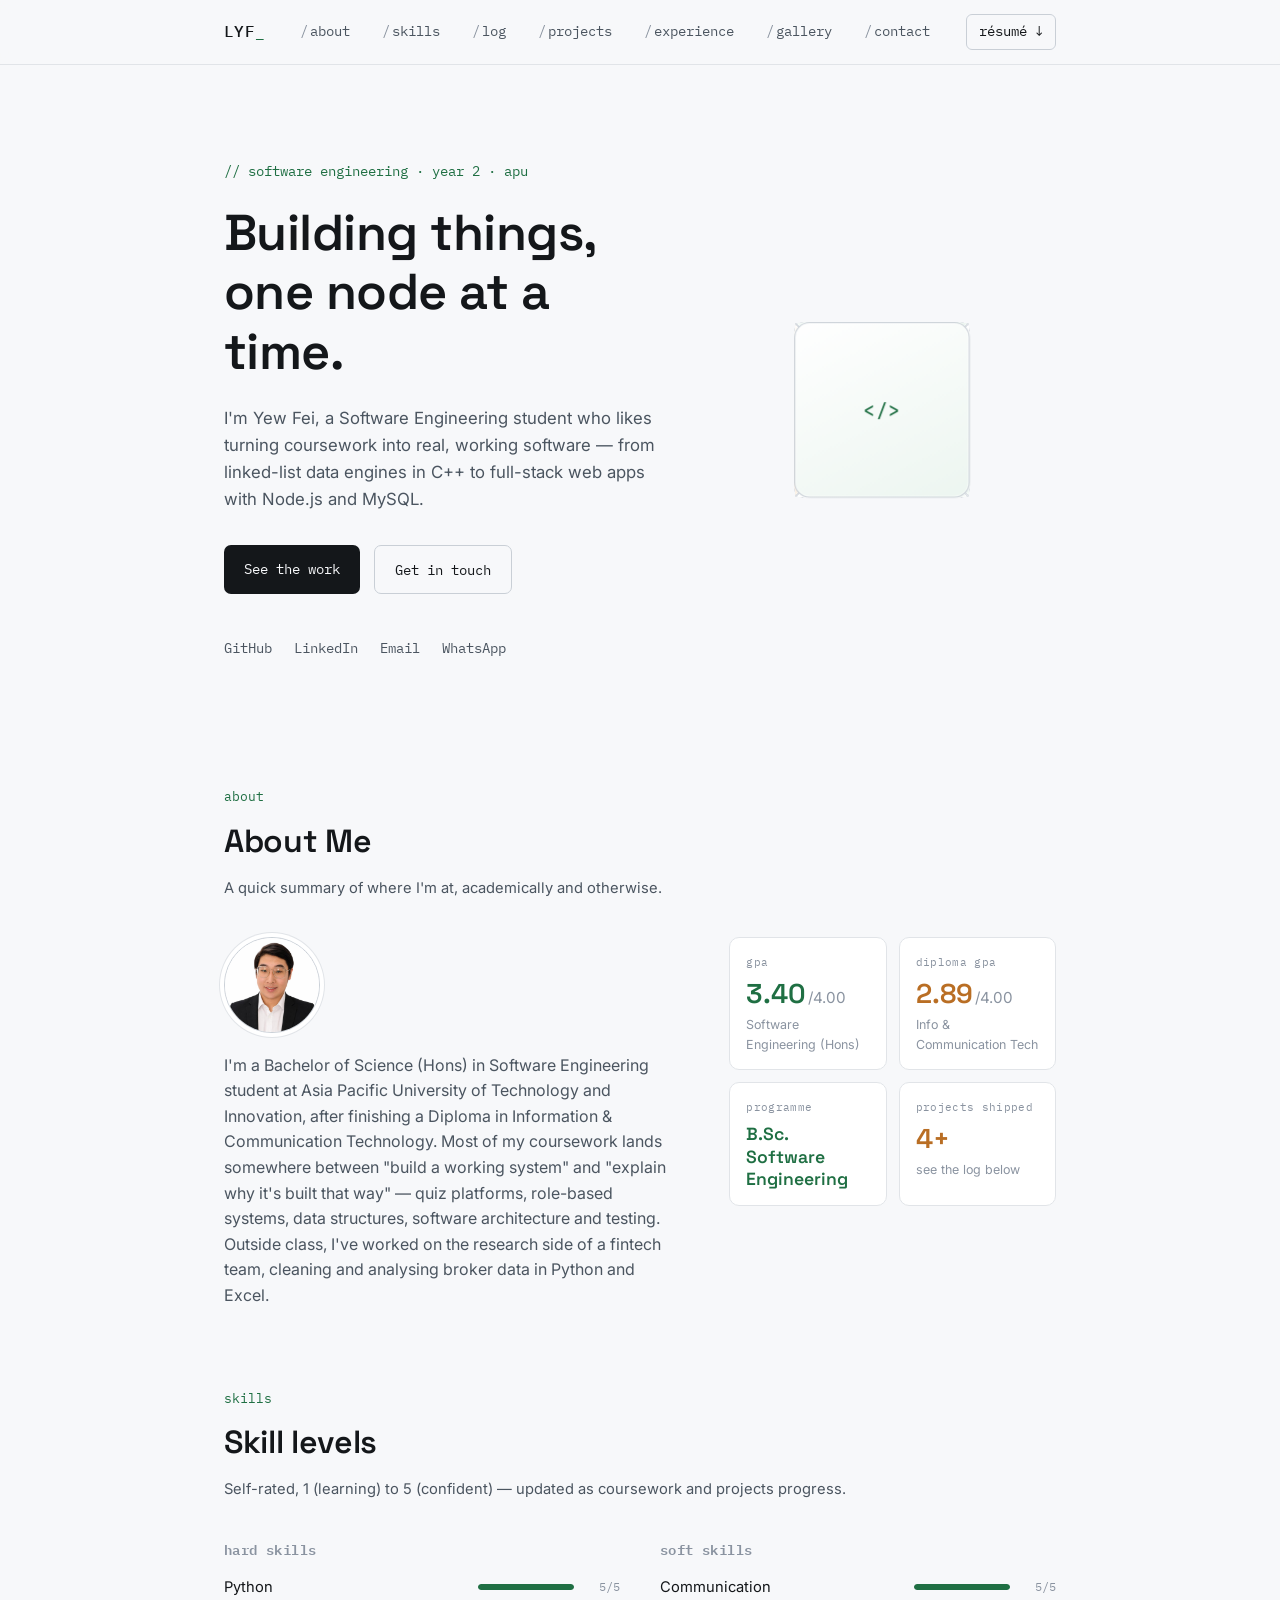
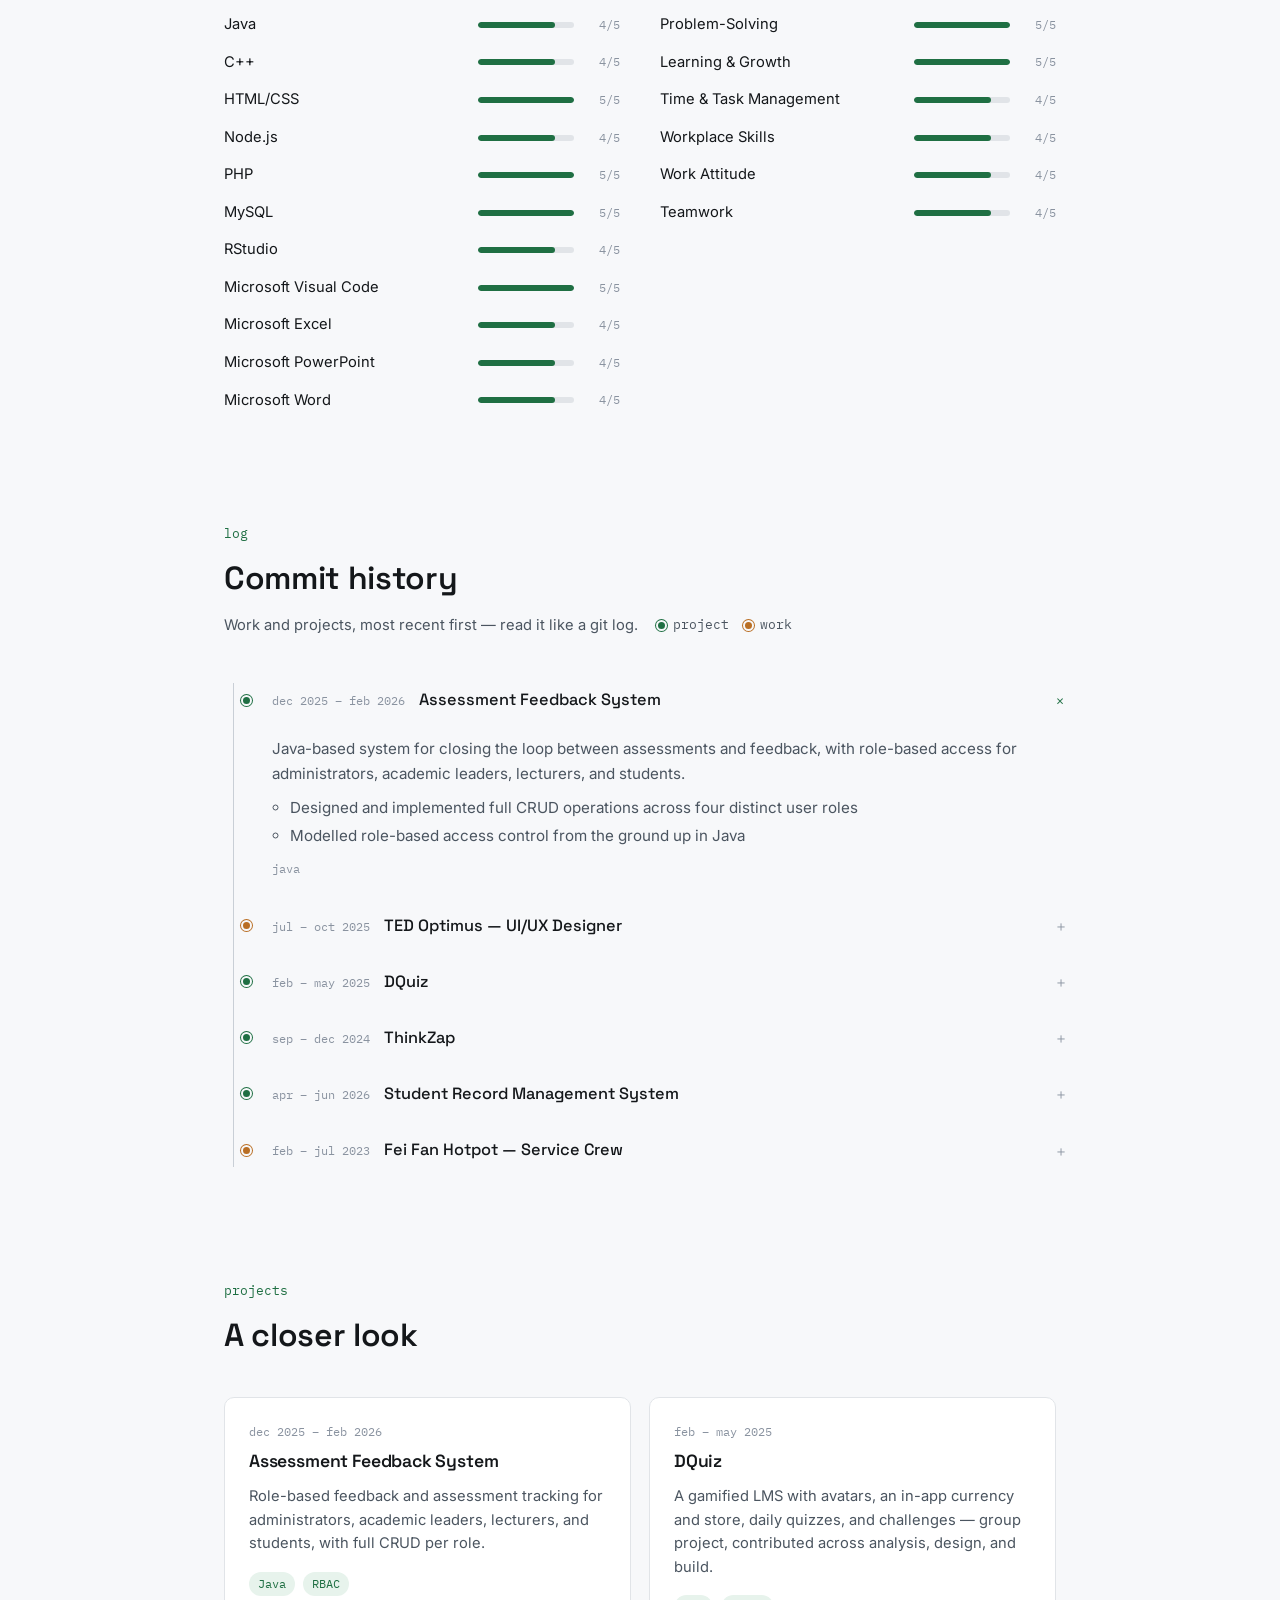
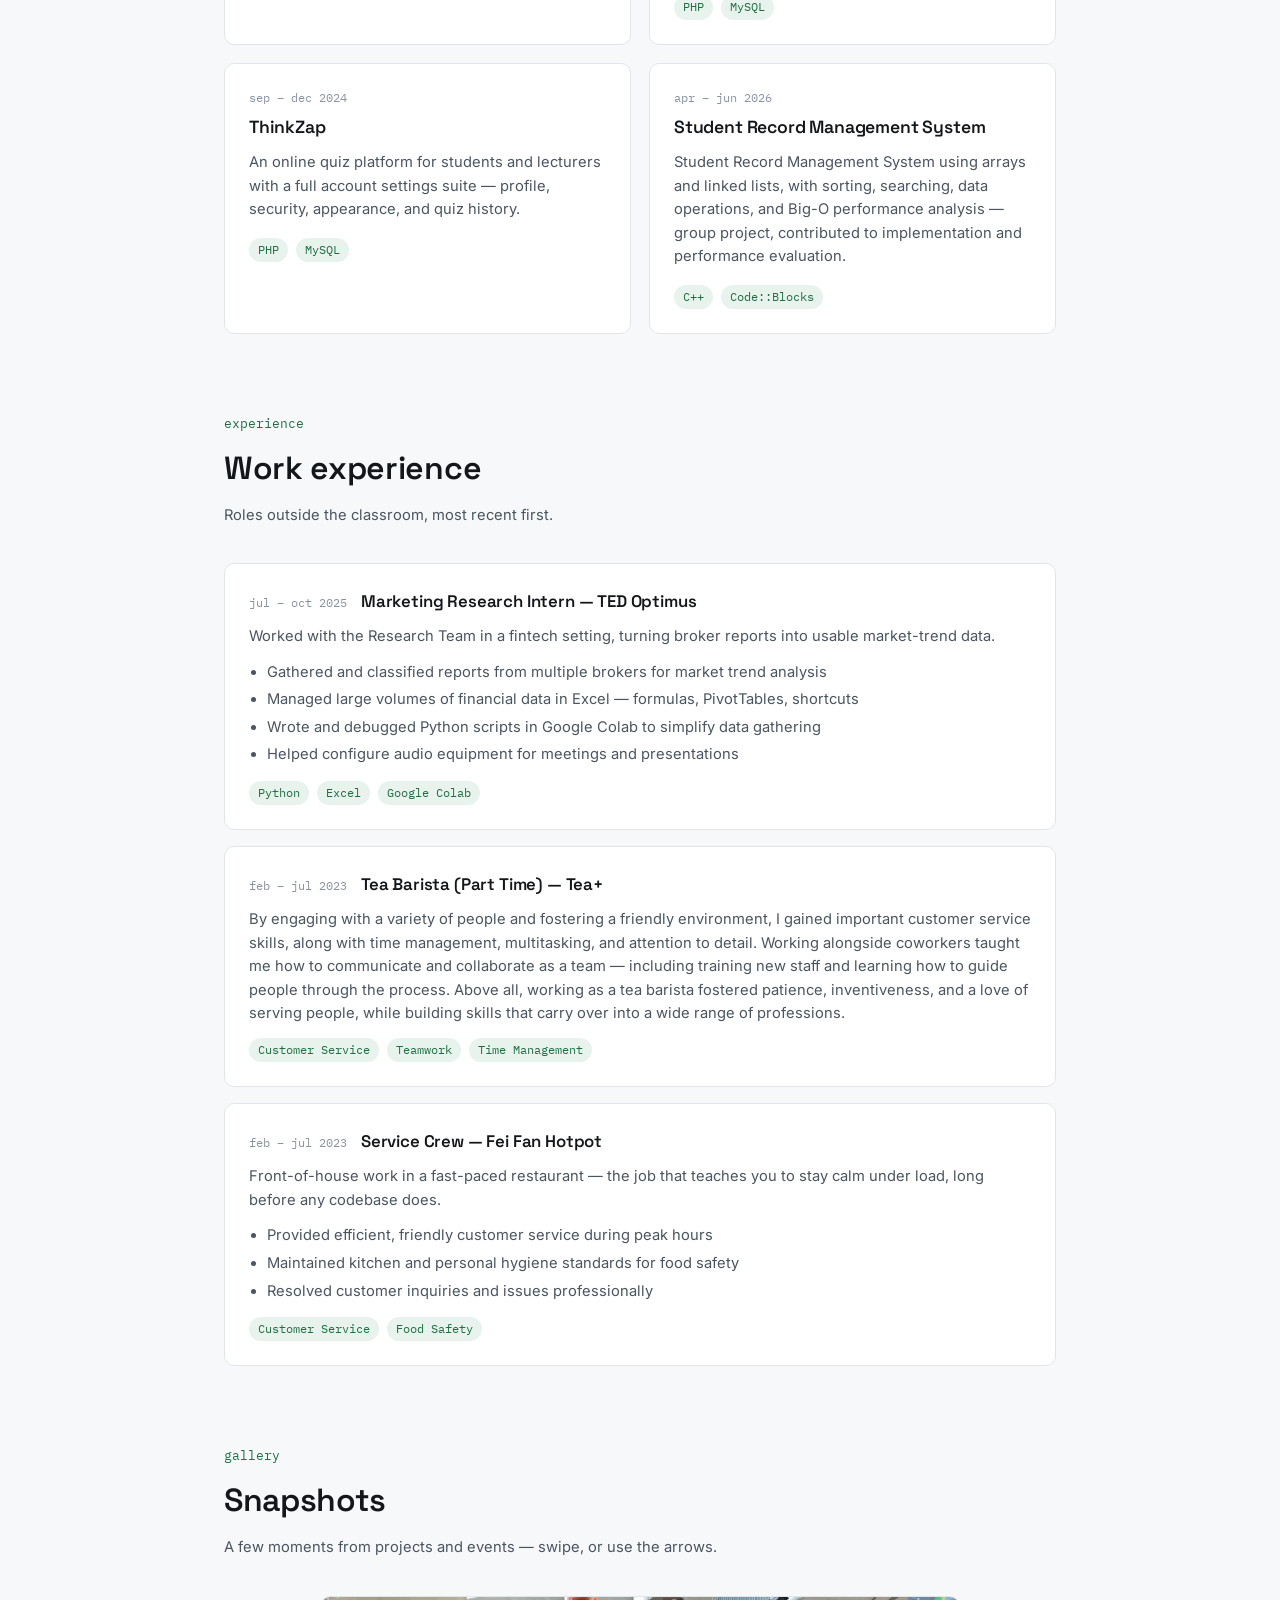
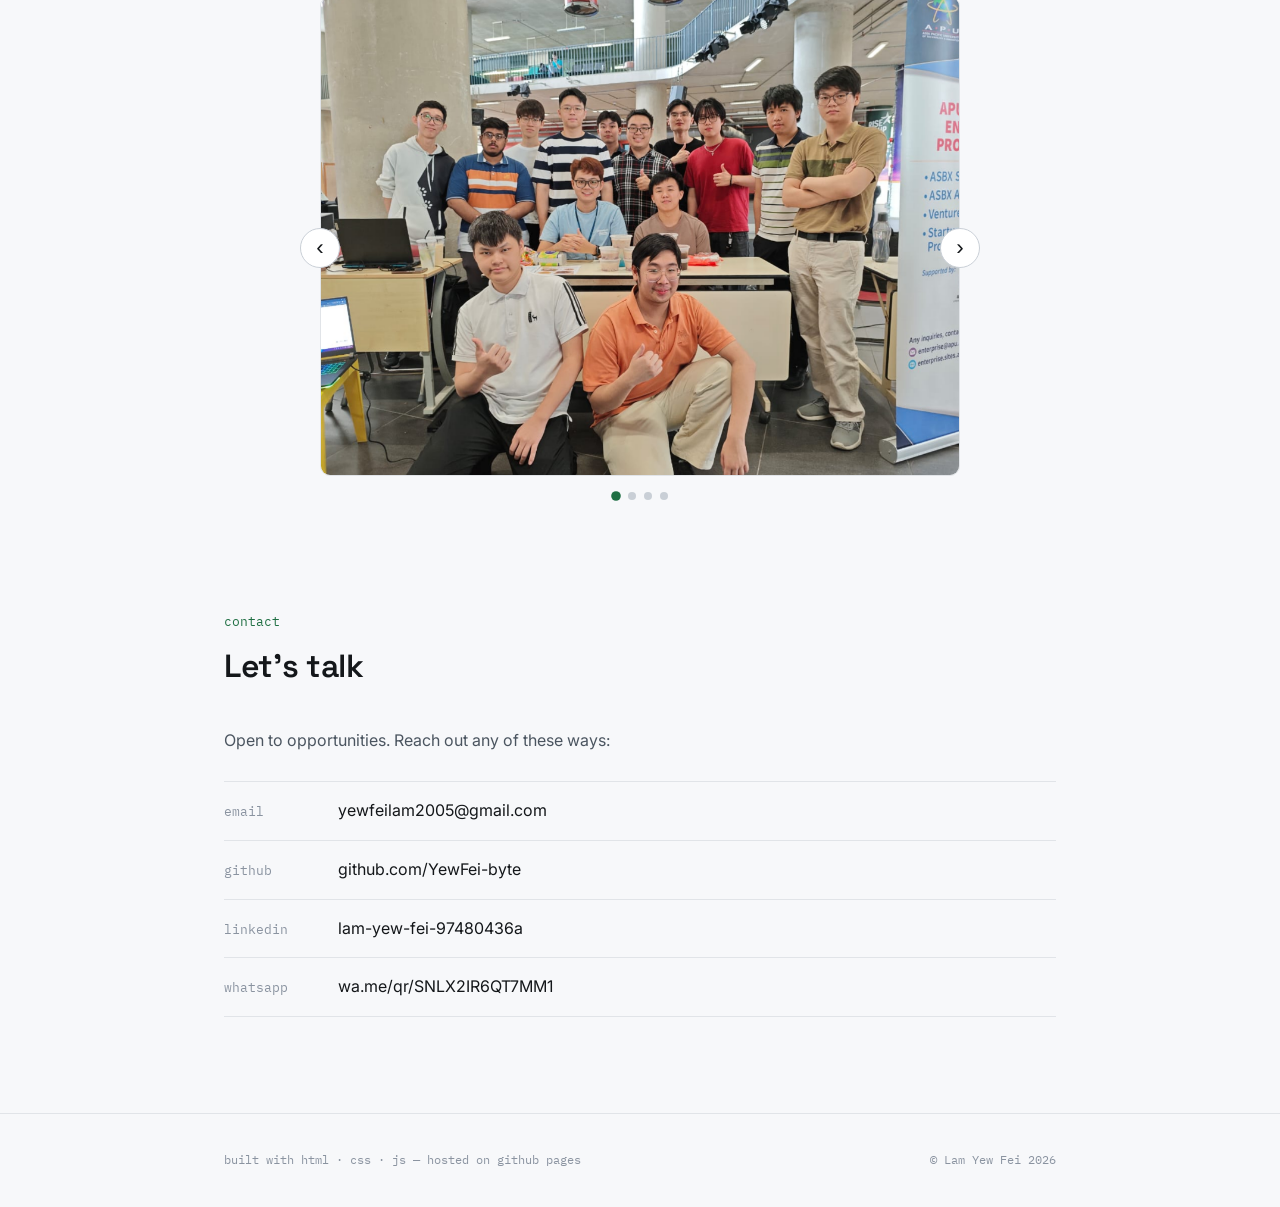
<file: index.html>
<!DOCTYPE html>
<html lang="en">
<head>
<meta charset="UTF-8" />
<meta name="viewport" content="width=device-width, initial-scale=1.0" />
<title>Lam Yew Fei — Software Engineering Student</title>
<meta name="description" content="Lam Yew Fei is a Software Engineering student at APU, building quiz platforms, LMS tools, and assessment systems while learning Python, Java, and web development." />

<link rel="preconnect" href="https://fonts.googleapis.com">
<link rel="preconnect" href="https://fonts.gstatic.com" crossorigin>
<link href="https://fonts.googleapis.com/css2?family=Space+Grotesk:wght@400;500;600;700&family=Inter:wght@400;500;600&family=IBM+Plex+Mono:wght@400;500&display=swap" rel="stylesheet">

<link rel="stylesheet" href="style.css" />
</head>
<body>

<div class="grain" aria-hidden="true"></div>

<header class="site-header">
  <div class="wrap header-inner">
    <a href="#top" class="logo" aria-label="Lam Yew Fei — home">
      <span class="logo-mark">LYF</span><span class="logo-cursor" aria-hidden="true">_</span>
    </a>
    <nav class="site-nav" aria-label="Primary">
      <a href="#about">about</a>
      <a href="#skills">skills</a>
      <a href="#work">log</a>
      <a href="#projects">projects</a>
      <a href="#experience">experience</a>
      <a href="#gallery">gallery</a>
      <a href="#contact">contact</a>
    </nav>
    <a class="resume-link" href="Lam_Yew_Fei_Resume.pdf" download>résumé ↓</a>
  </div>
</header>

<main id="top">

  <!-- HERO -->
  <section class="hero wrap">
    <div class="hero-grid">
      <div class="hero-copy">
        <p class="eyebrow mono">// software engineering · year 2 · apu</p>
        <h1 class="hero-title">
          Building things,<br>
          one node at a time.
        </h1>
        <p class="hero-sub">
          I'm Yew Fei, a Software Engineering student who likes turning
          coursework into real, working software — from linked-list data
          engines in C++ to full-stack web apps with Node.js and MySQL.
        </p>
        <div class="hero-actions">
          <a class="btn btn-primary" href="#projects">See the work</a>
          <a class="btn btn-ghost" href="#contact">Get in touch</a>
        </div>
        <ul class="social-row" aria-label="Social links">
          <li><a href="https://github.com/YewFei-byte" target="_blank" rel="noopener">GitHub</a></li>
          <li><a href="https://www.linkedin.com/in/lam-yew-fei-97480436a" target="_blank" rel="noopener">LinkedIn</a></li>
          <li><a href="mailto:yewfeilam2005@gmail.com">Email</a></li>
          <li><a href="https://wa.me/qr/SNLX2IR6QT7MM1" target="_blank" rel="noopener">WhatsApp</a></li>
        </ul>
      </div>
      <div class="hero-cube-stage" aria-hidden="true">
        <div class="cube-scene">
          <div class="cube">
            <div class="cube-face cube-face--front"><span>&lt;/&gt;</span></div>
            <div class="cube-face cube-face--back"><span>{ }</span></div>
            <div class="cube-face cube-face--right"><span>SQL</span></div>
            <div class="cube-face cube-face--left"><span>JS</span></div>
            <div class="cube-face cube-face--top"><span>C++</span></div>
            <div class="cube-face cube-face--bottom"><span>PHP</span></div>
          </div>
        </div>
      </div>
    </div>
  </section>

  <!-- ABOUT / SKILLS -->
  <section id="about" class="about wrap">
    <div class="section-head">
      <span class="mono section-num">about</span>
      <h2>About Me</h2>
      <p class="section-note">A quick summary of where I'm at, academically and otherwise.</p>
    </div>

    <div class="about-grid">
      <div class="about-main">
        <img class="about-photo" src="assets/profile.jpg" alt="Portrait of Lam Yew Fei" width="160" height="160">
        <p class="about-copy">
          I'm a Bachelor of Science (Hons) in Software Engineering student at
          Asia Pacific University of Technology and Innovation, after
          finishing a Diploma in Information &amp; Communication Technology.
          Most of my coursework lands somewhere between
          "build a working system" and "explain why it's built that way" —
          quiz platforms, role-based systems, data structures, software
          architecture and testing. Outside class, I've worked on the research
          side of a fintech team, cleaning and analysing broker data in Python
          and Excel.
        </p>
      </div>

      <ul class="stat-grid" aria-label="Quick stats">
        <li class="stat-card">
          <span class="stat-label mono">GPA</span>
          <span class="stat-value stat-green">3.40<span class="stat-unit">/4.00</span></span>
          <span class="stat-note">Software Engineering (Hons)</span>
        </li>
        <li class="stat-card">
          <span class="stat-label mono">diploma gpa</span>
          <span class="stat-value stat-amber">2.89<span class="stat-unit">/4.00</span></span>
          <span class="stat-note">Info &amp; Communication Tech</span>
        </li>
        <li class="stat-card">
          <span class="stat-label mono">programme</span>
          <span class="stat-value stat-green stat-value--text">B.Sc. Software Engineering</span>
        </li>
        <li class="stat-card">
          <span class="stat-label mono">projects shipped</span>
          <span class="stat-value stat-amber">4+</span>
          <span class="stat-note">see the log below</span>
        </li>
      </ul>
    </div>
  </section>

  <!-- SKILLS -->
  <section id="skills" class="skills wrap">
    <div class="section-head">
      <span class="mono section-num">skills</span>
      <h2>Skill levels</h2>
      <p class="section-note">Self-rated, 1 (learning) to 5 (confident) — updated as coursework and projects progress.</p>
    </div>

    <div class="skills-grid">
      <div class="skills-col">
        <h3 class="skills-col-title mono">Hard skills</h3>
        <ul class="skill-meter-list" aria-label="Hard skills">
          <li class="skill-row" data-level="5">
            <span class="skill-name">Python</span>
            <span class="skill-meter" role="img" aria-label="Level 5 out of 5"><span class="skill-meter-fill"></span></span>
            <span class="skill-level-label mono">5/5</span>
          </li>
          <li class="skill-row" data-level="4">
            <span class="skill-name">Java</span>
            <span class="skill-meter" role="img" aria-label="Level 4 out of 5"><span class="skill-meter-fill"></span></span>
            <span class="skill-level-label mono">4/5</span>
          </li>
          <li class="skill-row" data-level="4">
            <span class="skill-name">C++</span>
            <span class="skill-meter" role="img" aria-label="Level 4 out of 5"><span class="skill-meter-fill"></span></span>
            <span class="skill-level-label mono">4/5</span>
          </li>
          <li class="skill-row" data-level="5">
            <span class="skill-name">HTML/CSS</span>
            <span class="skill-meter" role="img" aria-label="Level 5 out of 5"><span class="skill-meter-fill"></span></span>
            <span class="skill-level-label mono">5/5</span>
          </li>
          <li class="skill-row" data-level="4">
            <span class="skill-name">Node.js</span>
            <span class="skill-meter" role="img" aria-label="Level 4 out of 5"><span class="skill-meter-fill"></span></span>
            <span class="skill-level-label mono">4/5</span>
          </li>
          <li class="skill-row" data-level="5">
            <span class="skill-name">PHP</span>
            <span class="skill-meter" role="img" aria-label="Level 5 out of 5"><span class="skill-meter-fill"></span></span>
            <span class="skill-level-label mono">5/5</span>
          </li>
          <li class="skill-row" data-level="5">
            <span class="skill-name">MySQL</span>
            <span class="skill-meter" role="img" aria-label="Level 5 out of 5"><span class="skill-meter-fill"></span></span>
            <span class="skill-level-label mono">5/5</span>
          </li>
          <li class="skill-row" data-level="4">
            <span class="skill-name">RStudio</span>
            <span class="skill-meter" role="img" aria-label="Level 4 out of 5"><span class="skill-meter-fill"></span></span>
            <span class="skill-level-label mono">4/5</span>
          </li>
          <li class="skill-row" data-level="5">
            <span class="skill-name">Microsoft Visual Code</span>
            <span class="skill-meter" role="img" aria-label="Level 5 out of 5"><span class="skill-meter-fill"></span></span>
            <span class="skill-level-label mono">5/5</span>
          </li>
          <li class="skill-row" data-level="4">
            <span class="skill-name">Microsoft Excel</span>
            <span class="skill-meter" role="img" aria-label="Level 4 out of 5"><span class="skill-meter-fill"></span></span>
            <span class="skill-level-label mono">4/5</span>
          </li>
          <li class="skill-row" data-level="4">
            <span class="skill-name">Microsoft PowerPoint</span>
            <span class="skill-meter" role="img" aria-label="Level 4 out of 5"><span class="skill-meter-fill"></span></span>
            <span class="skill-level-label mono">4/5</span>
          </li>
          <li class="skill-row" data-level="4">
            <span class="skill-name">Microsoft Word</span>
            <span class="skill-meter" role="img" aria-label="Level 4 out of 5"><span class="skill-meter-fill"></span></span>
            <span class="skill-level-label mono">4/5</span>
          </li>
        </ul>
      </div>

      <div class="skills-col">
        <h3 class="skills-col-title mono">Soft skills</h3>
        <ul class="skill-meter-list" aria-label="Soft skills">
          <li class="skill-row" data-level="5">
            <span class="skill-name">Communication</span>
            <span class="skill-meter" role="img" aria-label="Level 5 out of 5"><span class="skill-meter-fill"></span></span>
            <span class="skill-level-label mono">5/5</span>
          </li>
          <li class="skill-row" data-level="5">
            <span class="skill-name">Problem-Solving</span>
            <span class="skill-meter" role="img" aria-label="Level 5 out of 5"><span class="skill-meter-fill"></span></span>
            <span class="skill-level-label mono">5/5</span>
          </li>
          <li class="skill-row" data-level="5">
            <span class="skill-name">Learning &amp; Growth</span>
            <span class="skill-meter" role="img" aria-label="Level 5 out of 5"><span class="skill-meter-fill"></span></span>
            <span class="skill-level-label mono">5/5</span>
          </li>
          <li class="skill-row" data-level="4">
            <span class="skill-name">Time &amp; Task Management</span>
            <span class="skill-meter" role="img" aria-label="Level 4 out of 5"><span class="skill-meter-fill"></span></span>
            <span class="skill-level-label mono">4/5</span>
          </li>
          <li class="skill-row" data-level="4">
            <span class="skill-name">Workplace Skills</span>
            <span class="skill-meter" role="img" aria-label="Level 4 out of 5"><span class="skill-meter-fill"></span></span>
            <span class="skill-level-label mono">4/5</span>
          </li>
          <li class="skill-row" data-level="4">
            <span class="skill-name">Work Attitude</span>
            <span class="skill-meter" role="img" aria-label="Level 4 out of 5"><span class="skill-meter-fill"></span></span>
            <span class="skill-level-label mono">4/5</span>
          </li>
          <li class="skill-row" data-level="4">
            <span class="skill-name">Teamwork</span>
            <span class="skill-meter" role="img" aria-label="Level 4 out of 5"><span class="skill-meter-fill"></span></span>
            <span class="skill-level-label mono">4/5</span>
          </li>
        </ul>
      </div>
    </div>
  </section>

  <!-- TIMELINE / GIT LOG -->
  <section id="work" class="log-section">
    <div class="wrap">
      <div class="section-head">
        <span class="mono section-num">log</span>
        <h2>Commit history</h2>
        <p class="section-note">
          Work and projects, most recent first — read it like a git log.
          <span class="legend">
            <span class="legend-item"><span class="dot dot-project" aria-hidden="true"></span>project</span>
            <span class="legend-item"><span class="dot dot-work" aria-hidden="true"></span>work</span>
          </span>
        </p>
      </div>

      <ol class="git-log" id="gitLog">

        <li class="log-entry" data-type="project">
          <button class="log-node" aria-expanded="false">
            <span class="dot dot-project"></span>
            <span class="log-meta">
              <span class="log-date mono">dec 2025 – feb 2026</span>
              <span class="log-title">Assessment Feedback System</span>
            </span>
            <span class="log-chevron" aria-hidden="true">＋</span>
          </button>
          <div class="log-body">
            <p>Java-based system for closing the loop between assessments and feedback, with role-based access for administrators, academic leaders, lecturers, and students.</p>
            <ul>
              <li>Designed and implemented full CRUD operations across four distinct user roles</li>
              <li>Modelled role-based access control from the ground up in Java</li>
            </ul>
            <p class="log-tags mono">java</p>
          </div>
        </li>

        <li class="log-entry" data-type="work">
          <button class="log-node" aria-expanded="false">
            <span class="dot dot-work"></span>
            <span class="log-meta">
              <span class="log-date mono">jul – oct 2025</span>
              <span class="log-title">TED Optimus — UI/UX Designer</span>
            </span>
            <span class="log-chevron" aria-hidden="true">＋</span>
          </button>
          <div class="log-body">
            <p>Worked with the Research Team in a fintech setting, turning broker reports into usable market-trend data.</p>
            <ul>
              <li>Gathered and classified reports from multiple brokers for market trend analysis</li>
              <li>Managed large volumes of financial data in Excel — formulas, PivotTables, shortcuts</li>
              <li>Wrote and debugged Python scripts in Google Colab to simplify data gathering</li>
              <li>Helped configure audio equipment for meetings and presentations</li>
            </ul>
            <p class="log-tags mono">python · excel · google colab</p>
          </div>
        </li>

        <li class="log-entry" data-type="project">
          <button class="log-node" aria-expanded="false">
            <span class="dot dot-project"></span>
            <span class="log-meta">
              <span class="log-date mono">feb – may 2025</span>
              <span class="log-title">DQuiz</span>
            </span>
            <span class="log-chevron" aria-hidden="true">＋</span>
          </button>
          <div class="log-body">
            <p>A gamified Learning Management System built with a team — quizzes with a currency, avatar, and reward layer on top, so studying doubles as a game.</p>
            <ul>
              <li>Contributed to system analysis, UI/UX design, documentation, and feature development</li>
              <li>Built out student-facing features: daily quizzes, challenges, scoreboard, avatar store</li>
              <li>Built staff-facing tools: module management, feedback reports, progress tracking</li>
            </ul>
            <p class="log-tags mono">php · mysql</p>
          </div>
        </li>

        <li class="log-entry" data-type="project">
          <button class="log-node" aria-expanded="false">
            <span class="dot dot-project"></span>
            <span class="log-meta">
              <span class="log-date mono">sep – dec 2024</span>
              <span class="log-title">ThinkZap</span>
            </span>
            <span class="log-chevron" aria-hidden="true">＋</span>
          </button>
          <div class="log-body">
            <p>An online quiz platform for students and lecturers, built as a group project.</p>
            <ul>
              <li>Developed with Microsoft Visual Studio, PHP, and MySQL</li>
              <li>Debugged a recurring <code>mysqli_prepare()</code> failure in the query layer</li>
              <li>Designed a settings interface covering profile, security, appearance, and quiz history panels</li>
            </ul>
            <p class="log-tags mono">html · php · mysql</p>
          </div>
        </li>

        <li class="log-entry" data-type="project">
          <button class="log-node" aria-expanded="false">
            <span class="dot dot-project"></span>
            <span class="log-meta">
              <span class="log-date mono">apr – jun 2026</span>
              <span class="log-title">Student Record Management System</span>
            </span>
            <span class="log-chevron" aria-hidden="true">＋</span>
          </button>
          <div class="log-body">
            <p>Student Record Management System using arrays and linked lists, with sorting, searching, data operations, and Big-O performance analysis — group project, contributed to implementation and performance evaluation.</p>
            <ul>
              <li>Implemented core data operations with arrays and linked lists</li>
              <li>Built sorting and searching functionality across student records</li>
              <li>Evaluated performance of each approach with Big-O analysis</li>
            </ul>
            <p class="log-tags mono">c++ · code::blocks</p>
          </div>
        </li>

        <li class="log-entry" data-type="work">
          <button class="log-node" aria-expanded="false">
            <span class="dot dot-work"></span>
            <span class="log-meta">
              <span class="log-date mono">feb – jul 2023</span>
              <span class="log-title">Fei Fan Hotpot — Service Crew</span>
            </span>
            <span class="log-chevron" aria-hidden="true">＋</span>
          </button>
          <div class="log-body">
            <p>Front-of-house work in a fast-paced restaurant — the job that teaches you to stay calm under load, long before any codebase does.</p>
            <ul>
              <li>Provided efficient, friendly customer service during peak hours</li>
              <li>Maintained kitchen and personal hygiene standards for food safety</li>
              <li>Resolved customer inquiries and issues professionally</li>
            </ul>
          </div>
        </li>

      </ol>
    </div>
  </section>

  <!-- PROJECTS -->
  <section id="projects" class="projects wrap">
    <div class="section-head">
      <span class="mono section-num">projects</span>
      <h2>A closer look</h2>
    </div>

    <div class="project-grid">

      <article class="project-card">
        <div class="project-card-top">
          <span class="mono project-date">dec 2025 – feb 2026</span>
          <h3>Assessment Feedback System</h3>
        </div>
        <p>Role-based feedback and assessment tracking for administrators, academic leaders, lecturers, and students, with full CRUD per role.</p>
        <ul class="tag-list mono">
          <li>Java</li>
          <li>RBAC</li>
        </ul>
      </article>

      <article class="project-card">
        <div class="project-card-top">
          <span class="mono project-date">feb – may 2025</span>
          <h3>DQuiz</h3>
        </div>
        <p>A gamified LMS with avatars, an in-app currency and store, daily quizzes, and challenges — group project, contributed across analysis, design, and build.</p>
        <ul class="tag-list mono">
          <li>PHP</li>
          <li>MySQL</li>
        </ul>
      </article>

      <article class="project-card">
        <div class="project-card-top">
          <span class="mono project-date">sep – dec 2024</span>
          <h3>ThinkZap</h3>
        </div>
        <p>An online quiz platform for students and lecturers with a full account settings suite — profile, security, appearance, and quiz history.</p>
        <ul class="tag-list mono">
          <li>PHP</li>
          <li>MySQL</li>
        </ul>
      </article>

      <article class="project-card">
        <div class="project-card-top">
          <span class="mono project-date">apr – jun 2026</span>
          <h3>Student Record Management System</h3>
        </div>
        <p>Student Record Management System using arrays and linked lists, with sorting, searching, data operations, and Big-O performance analysis — group project, contributed to implementation and performance evaluation.</p>
        <ul class="tag-list mono">
          <li>C++</li>
          <li>Code::Blocks</li>
        </ul>
      </article>

    </div>
  </section>

  <!-- WORK EXPERIENCE -->
  <section id="experience" class="experience wrap">
    <div class="section-head">
      <span class="mono section-num">experience</span>
      <h2>Work experience</h2>
      <p class="section-note">Roles outside the classroom, most recent first.</p>
    </div>

    <div class="experience-list">

      <article class="experience-card">
        <div class="experience-card-top">
          <span class="mono experience-date">jul – oct 2025</span>
          <h3>Marketing Research Intern — TED Optimus</h3>
        </div>
        <p>Worked with the Research Team in a fintech setting, turning broker reports into usable market-trend data.</p>
        <ul>
          <li>Gathered and classified reports from multiple brokers for market trend analysis</li>
          <li>Managed large volumes of financial data in Excel — formulas, PivotTables, shortcuts</li>
          <li>Wrote and debugged Python scripts in Google Colab to simplify data gathering</li>
          <li>Helped configure audio equipment for meetings and presentations</li>
        </ul>
        <ul class="tag-list mono">
          <li>Python</li>
          <li>Excel</li>
          <li>Google Colab</li>
        </ul>
      </article>

      <article class="experience-card">
        <div class="experience-card-top">
          <span class="mono experience-date">feb – jul 2023</span>
          <h3>Tea Barista (Part Time) — Tea+</h3>
        </div>
        <p>By engaging with a variety of people and fostering a friendly environment, I gained important customer service skills, along with time management, multitasking, and attention to detail. Working alongside coworkers taught me how to communicate and collaborate as a team — including training new staff and learning how to guide people through the process. Above all, working as a tea barista fostered patience, inventiveness, and a love of serving people, while building skills that carry over into a wide range of professions.</p>
        <ul class="tag-list mono">
          <li>Customer Service</li>
          <li>Teamwork</li>
          <li>Time Management</li>
        </ul>
      </article>

      <article class="experience-card">
        <div class="experience-card-top">
          <span class="mono experience-date">feb – jul 2023</span>
          <h3>Service Crew — Fei Fan Hotpot</h3>
        </div>
        <p>Front-of-house work in a fast-paced restaurant — the job that teaches you to stay calm under load, long before any codebase does.</p>
        <ul>
          <li>Provided efficient, friendly customer service during peak hours</li>
          <li>Maintained kitchen and personal hygiene standards for food safety</li>
          <li>Resolved customer inquiries and issues professionally</li>
        </ul>
        <ul class="tag-list mono">
          <li>Customer Service</li>
          <li>Food Safety</li>
        </ul>
      </article>

    </div>
  </section>

  <!-- GALLERY -->
  <section id="gallery" class="gallery wrap">
    <div class="section-head">
      <span class="mono section-num">gallery</span>
      <h2>Snapshots</h2>
      <p class="section-note">A few moments from projects and events — swipe, or use the arrows.</p>
    </div>

    <div class="carousel" id="carousel" role="region" aria-roledescription="carousel" aria-label="Photo gallery">
      <div class="carousel-track-wrap">
        <ul class="carousel-track" id="carouselTrack">
          <li class="carousel-slide"><img src="assets/gallery/gallery-1.png" alt="Group photo at an APU enterprise event" loading="lazy"></li>
          <li class="carousel-slide"><img src="assets/gallery/gallery-2.jpg" alt="Gallery photo 2" loading="lazy"></li>
          <li class="carousel-slide"><img src="assets/gallery/gallery-3.jpg" alt="Gallery photo 3" loading="lazy"></li>
          <li class="carousel-slide"><img src="assets/gallery/gallery-4.jpg" alt="Gallery photo 4" loading="lazy"></li>
        </ul>
      </div>

      <button class="carousel-arrow carousel-arrow--prev" id="carouselPrev" type="button" aria-label="Previous image">‹</button>
      <button class="carousel-arrow carousel-arrow--next" id="carouselNext" type="button" aria-label="Next image">›</button>

      <div class="carousel-dots" id="carouselDots" role="tablist" aria-label="Slide picker"></div>
    </div>
  </section>

  <!-- CONTACT -->
  <section id="contact" class="contact wrap">
    <div class="section-head">
      <span class="mono section-num">contact</span>
      <h2>Let's talk</h2>
    </div>
    <p class="contact-copy">
      Open to opportunities. Reach out any of these ways:
    </p>
    <ul class="contact-list">
      <li>
        <span class="contact-label mono">email</span>
        <a href="mailto:yewfeilam2005@gmail.com">yewfeilam2005@gmail.com</a>
      </li>
      <li>
        <span class="contact-label mono">github</span>
        <a href="https://github.com/YewFei-byte" target="_blank" rel="noopener">github.com/YewFei-byte</a>
      </li>
      <li>
        <span class="contact-label mono">linkedin</span>
        <a href="https://www.linkedin.com/in/lam-yew-fei-97480436a" target="_blank" rel="noopener">lam-yew-fei-97480436a</a>
      </li>
      <li>
        <span class="contact-label mono">whatsapp</span>
        <a href="https://wa.me/qr/SNLX2IR6QT7MM1" target="_blank" rel="noopener">wa.me/qr/SNLX2IR6QT7MM1</a>
      </li>
    </ul>
  </section>

</main>

<footer class="site-footer">
  <div class="wrap footer-inner">
    <p class="mono">built with html · css · js — hosted on github pages</p>
    <p class="mono">© Lam Yew Fei <span id="year"></span></p>
  </div>
</footer>

<script src="script.js"></script>
</body>
</html>
</file>
<file: style.css>
/* ---------------------------------------------------------
   Tokens
--------------------------------------------------------- */
:root{
  --bg: #F7F8FA;
  --surface: #FFFFFF;
  --ink: #14171A;
  --ink-soft: #4B5560;
  --ink-faint: #8A93A0;
  --line: #E1E4E8;
  --line-strong: #C9CFD6;

  --green: #1F6F43;
  --green-soft: #E7F3EC;
  --amber: #B96E24;
  --amber-soft: #F8ECDD;

  --font-display: 'Space Grotesk', 'Segoe UI', sans-serif;
  --font-body: 'Inter', 'Segoe UI', sans-serif;
  --font-mono: 'IBM Plex Mono', 'Courier New', monospace;

  --wrap: 880px;
  --radius: 10px;
}

*{ box-sizing: border-box; }
html{ scroll-behavior: smooth; }
@media (prefers-reduced-motion: reduce){
  html{ scroll-behavior: auto; }
  *{ animation-duration: 0.001ms !important; animation-iteration-count: 1 !important; transition-duration: 0.001ms !important; }
}

body{
  margin: 0;
  background: var(--bg);
  color: var(--ink);
  font-family: var(--font-body);
  font-size: 16px;
  line-height: 1.6;
  -webkit-font-smoothing: antialiased;
}

.wrap{
  max-width: var(--wrap);
  margin: 0 auto;
  padding: 0 24px;
}

.mono{ font-family: var(--font-mono); }

a{ color: inherit; }

h1, h2, h3{
  font-family: var(--font-display);
  font-weight: 600;
  letter-spacing: -0.01em;
  margin: 0;
}

/* subtle grain so the flat light bg doesn't feel sterile */
.grain{
  position: fixed;
  inset: 0;
  pointer-events: none;
  z-index: 0;
  opacity: 0.35;
  background-image: radial-gradient(var(--line-strong) 0.6px, transparent 0.6px);
  background-size: 22px 22px;
  mask-image: linear-gradient(to bottom, rgba(0,0,0,0.5), transparent 500px);
}

/* ---------------------------------------------------------
   Header
--------------------------------------------------------- */
.site-header{
  position: sticky;
  top: 0;
  z-index: 20;
  background: rgba(247,248,250,0.86);
  backdrop-filter: blur(8px);
  border-bottom: 1px solid var(--line);
}
.header-inner{
  display: flex;
  align-items: center;
  justify-content: space-between;
  height: 64px;
}
.logo{
  font-family: var(--font-mono);
  font-weight: 500;
  font-size: 1rem;
  text-decoration: none;
  color: var(--ink);
  display: inline-flex;
  align-items: baseline;
}
.logo-mark{ letter-spacing: 0.02em; }
.logo-cursor{
  color: var(--green);
  animation: blink 1.1s steps(1) infinite;
}
@keyframes blink{ 50%{ opacity: 0; } }

.site-nav{
  display: flex;
  gap: 28px;
  font-family: var(--font-mono);
  font-size: 0.85rem;
}
.site-nav a{
  text-decoration: none;
  color: var(--ink-soft);
  position: relative;
  padding: 4px 2px;
}
.site-nav a:hover,
.site-nav a:focus-visible{ color: var(--ink); }
.site-nav a::before{ content: "/"; color: var(--ink-faint); margin-right: 2px; }

.resume-link{
  font-family: var(--font-mono);
  font-size: 0.85rem;
  text-decoration: none;
  border: 1px solid var(--line-strong);
  border-radius: 6px;
  padding: 6px 12px;
  color: var(--ink);
  transition: border-color .15s ease, background .15s ease;
}
.resume-link:hover{ border-color: var(--ink); background: var(--surface); }

@media (max-width: 640px){
  .site-nav{ display: none; }
}

/* ---------------------------------------------------------
   Focus states
--------------------------------------------------------- */
a:focus-visible,
button:focus-visible{
  outline: 2px solid var(--green);
  outline-offset: 3px;
  border-radius: 4px;
}

/* ---------------------------------------------------------
   Hero
--------------------------------------------------------- */
.hero{
  position: relative;
  z-index: 1;
  padding: 96px 24px 72px;
}
.eyebrow{
  color: var(--green);
  font-size: 0.85rem;
  margin: 0 0 20px;
}
.hero-title{
  font-size: clamp(2rem, 4.4vw, 3.15rem);
  line-height: 1.18;
  max-width: 16ch;
}
.hero-emph{
  background: linear-gradient(to bottom, transparent 62%, var(--green-soft) 62%);
  padding: 0 1px;
}
.hero-sub{
  max-width: 56ch;
  color: var(--ink-soft);
  font-size: 1.05rem;
  margin-top: 24px;
}
.hero-actions{
  display: flex;
  gap: 14px;
  margin-top: 32px;
  flex-wrap: wrap;
}
.btn{
  font-family: var(--font-mono);
  font-size: 0.9rem;
  text-decoration: none;
  padding: 12px 20px;
  border-radius: 7px;
  display: inline-block;
  transition: transform .12s ease, background .15s ease, border-color .15s ease;
}
.btn-primary{
  background: var(--ink);
  color: var(--bg);
}
.btn-primary:hover{ transform: translateY(-1px); background: #262b31; }
.btn-ghost{
  border: 1px solid var(--line-strong);
  color: var(--ink);
}
.btn-ghost:hover{ transform: translateY(-1px); border-color: var(--ink); }

.social-row{
  list-style: none;
  display: flex;
  gap: 22px;
  margin: 44px 0 0;
  padding: 0;
  font-family: var(--font-mono);
  font-size: 0.85rem;
}
.social-row a{
  text-decoration: none;
  color: var(--ink-soft);
  border-bottom: 1px solid transparent;
  padding-bottom: 2px;
  transition: color .15s ease, border-color .15s ease;
}
.social-row a:hover{ color: var(--ink); border-color: var(--ink-faint); }

/* ---------------------------------------------------------
   Hero layout + 3D cube
--------------------------------------------------------- */
.hero-grid{
  display: grid;
  grid-template-columns: 1.3fr 1fr;
  gap: 32px;
  align-items: center;
}
.hero-copy{ min-width: 0; }

.hero-cube-stage{
  display: flex;
  align-items: center;
  justify-content: center;
  perspective: 900px;
}
.cube-scene{
  width: 160px;
  height: 160px;
  position: relative;
  transform-style: preserve-3d;
  animation: cube-spin 14s linear infinite;
}
.cube-scene:hover{ animation-play-state: paused; }
.cube{
  width: 100%;
  height: 100%;
  position: relative;
  transform-style: preserve-3d;
}
.cube-face{
  position: absolute;
  width: 160px;
  height: 160px;
  display: flex;
  align-items: center;
  justify-content: center;
  border-radius: 14px;
  border: 1px solid var(--line-strong);
  background: linear-gradient(155deg, var(--surface) 0%, var(--green-soft) 130%);
  box-shadow: inset 0 0 0 1px rgba(255,255,255,0.4);
}
.cube-face span{
  font-family: var(--font-mono);
  font-weight: 500;
  font-size: 1.1rem;
  color: var(--green);
  letter-spacing: 0.02em;
}
.cube-face--front{  transform: translateZ(80px); }
.cube-face--back{   transform: rotateY(180deg) translateZ(80px); background: linear-gradient(155deg, var(--surface) 0%, var(--amber-soft) 130%); }
.cube-face--back span{ color: var(--amber); }
.cube-face--right{  transform: rotateY(90deg) translateZ(80px); }
.cube-face--left{   transform: rotateY(-90deg) translateZ(80px); background: linear-gradient(155deg, var(--surface) 0%, var(--amber-soft) 130%); }
.cube-face--left span{ color: var(--amber); }
.cube-face--top{    transform: rotateX(90deg) translateZ(80px); }
.cube-face--bottom{ transform: rotateX(-90deg) translateZ(80px); }

@keyframes cube-spin{
  from{ transform: rotateX(-18deg) rotateY(0deg); }
  to{   transform: rotateX(-18deg) rotateY(360deg); }
}

@media (prefers-reduced-motion: reduce){
  .cube-scene{ animation: none; transform: rotateX(-18deg) rotateY(-28deg); }
}

@media (max-width: 820px){
  .hero-grid{ grid-template-columns: 1fr; }
  .hero-cube-stage{ order: -1; margin-bottom: 8px; }
  .cube-scene, .cube-face{ width: 120px; height: 120px; }
  .cube-face--front{ transform: translateZ(60px); }
  .cube-face--back{ transform: rotateY(180deg) translateZ(60px); }
  .cube-face--right{ transform: rotateY(90deg) translateZ(60px); }
  .cube-face--left{ transform: rotateY(-90deg) translateZ(60px); }
  .cube-face--top{ transform: rotateX(90deg) translateZ(60px); }
  .cube-face--bottom{ transform: rotateX(-90deg) translateZ(60px); }
}

/* ---------------------------------------------------------
   Section heads (shared)
--------------------------------------------------------- */
.section-head{
  margin-bottom: 36px;
}
.section-num{
  color: var(--green);
  font-size: 0.8rem;
  display: block;
  margin-bottom: 8px;
}
.section-head h2{
  font-size: clamp(1.5rem, 2.6vw, 2rem);
}
.section-note{
  color: var(--ink-soft);
  font-size: 0.92rem;
  margin-top: 10px;
  display: flex;
  align-items: center;
  gap: 18px;
  flex-wrap: wrap;
}
.legend{ display: inline-flex; gap: 14px; }
.legend-item{ display: inline-flex; align-items: center; gap: 6px; font-family: var(--font-mono); font-size: 0.8rem; }

/* ---------------------------------------------------------
   About
--------------------------------------------------------- */
.about{ padding: 56px 24px; position: relative; z-index: 1; }
.about-grid{
  display: grid;
  grid-template-columns: 1.4fr 1fr;
  gap: 48px;
  align-items: start;
}
.about-main{ min-width: 0; }
.about-photo{
  width: 96px;
  height: 96px;
  border-radius: 999px;
  object-fit: cover;
  border: 1px solid var(--line-strong);
  box-shadow: 0 0 0 4px var(--surface), 0 0 0 5px var(--line);
  margin-bottom: 20px;
  display: block;
}
.about-copy{ color: var(--ink-soft); max-width: 58ch; }
.skill-tags{
  list-style: none;
  margin: 18px 0 0;
  padding: 0;
  display: flex;
  flex-wrap: wrap;
  gap: 8px;
  align-content: flex-start;
}
.skill-tags li{
  font-family: var(--font-mono);
  font-size: 0.8rem;
  border: 1px solid var(--line-strong);
  border-radius: 999px;
  padding: 6px 13px;
  background: var(--surface);
}

.stat-grid{
  list-style: none;
  margin: 0;
  padding: 0;
  display: grid;
  grid-template-columns: 1fr 1fr;
  gap: 12px;
  align-content: start;
}
.stat-card{
  background: var(--surface);
  border: 1px solid var(--line);
  border-radius: var(--radius);
  padding: 16px 16px 14px;
  display: flex;
  flex-direction: column;
  gap: 6px;
  transition: border-color .15s ease, transform .15s ease;
}
.stat-card:hover{ border-color: var(--line-strong); transform: translateY(-2px); }
.stat-label{
  color: var(--ink-faint);
  font-size: 0.7rem;
  letter-spacing: 0.03em;
  text-transform: lowercase;
}
.stat-value{
  font-family: var(--font-display);
  font-weight: 600;
  font-size: 1.7rem;
  line-height: 1.15;
}
.stat-value--text{ font-size: 1.1rem; line-height: 1.3; }
.stat-green{ color: var(--green); }
.stat-amber{ color: var(--amber); }
.stat-unit{
  font-family: var(--font-body);
  font-weight: 400;
  font-size: 0.95rem;
  color: var(--ink-faint);
  margin-left: 2px;
}
.stat-note{ color: var(--ink-faint); font-size: 0.78rem; }

@media (max-width: 720px){
  .about-grid{ grid-template-columns: 1fr; }
  .stat-grid{ grid-template-columns: 1fr 1fr; }
}
@media (max-width: 420px){
  .stat-grid{ grid-template-columns: 1fr; }
}

/* ---------------------------------------------------------
   Skills
--------------------------------------------------------- */
.skills{ padding: 8px 24px 56px; position: relative; z-index: 1; }
.skills-grid{
  display: grid;
  grid-template-columns: 1fr 1fr;
  gap: 40px;
}
.skills-col-title{
  font-size: 0.85rem;
  color: var(--ink-faint);
  text-transform: lowercase;
  letter-spacing: 0.03em;
  margin: 0 0 16px;
}
.skill-meter-list{
  list-style: none;
  margin: 0;
  padding: 0;
  display: flex;
  flex-direction: column;
  gap: 14px;
}
.skill-row{
  display: grid;
  grid-template-columns: minmax(0,1fr) 96px 34px;
  align-items: center;
  gap: 12px;
}
.skill-name{ font-size: 0.92rem; color: var(--ink); }
.skill-meter{
  display: block;
  height: 6px;
  border-radius: 999px;
  background: var(--line);
  overflow: hidden;
}
.skill-meter-fill{
  display: block;
  height: 100%;
  border-radius: 999px;
  background: var(--green);
  width: calc(var(--fill, 0) * 20%);
  transition: width .2s ease;
}
.skill-row[data-level="1"] .skill-meter-fill{ --fill: 1; background: var(--amber); }
.skill-row[data-level="2"] .skill-meter-fill{ --fill: 2; background: var(--amber); }
.skill-row[data-level="3"] .skill-meter-fill{ --fill: 3; }
.skill-row[data-level="4"] .skill-meter-fill{ --fill: 4; }
.skill-row[data-level="5"] .skill-meter-fill{ --fill: 5; }
.skill-level-label{
  color: var(--ink-faint);
  font-size: 0.78rem;
  text-align: right;
}

@media (max-width: 720px){
  .skills-grid{ grid-template-columns: 1fr; gap: 32px; }
  .skill-row{ grid-template-columns: minmax(0,1fr) 72px 30px; gap: 8px; }
}

/* ---------------------------------------------------------
   Git log / timeline (signature element)
--------------------------------------------------------- */
.log-section{
  padding: 56px 0 64px;
  position: relative;
  z-index: 1;
}
.git-log{
  list-style: none;
  margin: 0;
  padding: 0;
  position: relative;
}
.git-log::before{
  content: "";
  position: absolute;
  left: 9px;
  top: 10px;
  bottom: 10px;
  width: 1px;
  background: var(--line-strong);
}
.log-entry{ position: relative; }
.log-entry + .log-entry{ margin-top: 2px; }

.log-node{
  all: unset;
  cursor: pointer;
  display: grid;
  grid-template-columns: 20px 1fr auto;
  align-items: center;
  gap: 16px;
  width: 100%;
  padding: 14px 12px;
  border-radius: 8px;
  transition: background .15s ease;
}
.log-node:hover{ background: var(--surface); }

.dot{
  width: 11px;
  height: 11px;
  border-radius: 999px;
  border: 2px solid var(--bg);
  box-shadow: 0 0 0 1px var(--line-strong);
  position: relative;
  z-index: 1;
  justify-self: center;
}
.dot-project{ background: var(--green); box-shadow: 0 0 0 1px var(--green); }
.dot-work{ background: var(--amber); box-shadow: 0 0 0 1px var(--amber); }

.log-meta{
  display: flex;
  align-items: baseline;
  gap: 14px;
  flex-wrap: wrap;
  text-align: left;
}
.log-date{
  color: var(--ink-faint);
  font-size: 0.78rem;
  min-width: 96px;
}
.log-title{
  font-family: var(--font-display);
  font-weight: 500;
  font-size: 1.02rem;
}
.log-chevron{
  color: var(--ink-faint);
  font-size: 0.9rem;
  transition: transform .18s ease;
  justify-self: end;
}
.log-node[aria-expanded="true"] .log-chevron{ transform: rotate(45deg); color: var(--green); }

.log-body{
  overflow: hidden;
  max-height: 0;
  transition: max-height .25s ease;
  padding-left: 48px;
  margin-right: 12px;
}
.log-entry.is-open .log-body{ max-height: 480px; }
.log-body p, .log-body ul{
  color: var(--ink-soft);
  font-size: 0.95rem;
  margin: 10px 0;
}
.log-body ul{ padding-left: 18px; }
.log-body li{ margin: 4px 0; }
.log-body code{
  font-family: var(--font-mono);
  background: var(--amber-soft);
  padding: 1px 5px;
  border-radius: 4px;
  font-size: 0.85em;
}
.log-tags{
  color: var(--ink-faint) !important;
  font-size: 0.78rem !important;
  margin-bottom: 18px !important;
}

@media (max-width: 640px){
  .log-date{ min-width: unset; display: block; }
  .log-meta{ flex-direction: column; gap: 3px; }
  .log-body{ padding-left: 30px; }
}

/* ---------------------------------------------------------
   Projects
--------------------------------------------------------- */
.projects{ padding: 40px 24px 72px; position: relative; z-index: 1; }
.project-grid{
  display: grid;
  grid-template-columns: repeat(2, 1fr);
  gap: 18px;
}
@media (max-width: 720px){
  .project-grid{ grid-template-columns: 1fr; }
}
.project-card{
  background: var(--surface);
  border: 1px solid var(--line);
  border-radius: var(--radius);
  padding: 24px;
  transition: border-color .15s ease, transform .15s ease;
}
.project-card:hover{ border-color: var(--line-strong); transform: translateY(-2px); }
.project-card-top{ margin-bottom: 10px; }
.project-date{
  color: var(--ink-faint);
  font-size: 0.75rem;
  display: block;
  margin-bottom: 6px;
}
.project-card h3{ font-size: 1.1rem; }
.project-card p{ color: var(--ink-soft); font-size: 0.92rem; margin: 10px 0 16px; }
.placeholder-copy{ font-style: italic; color: var(--ink-faint) !important; }
.tag-list{
  list-style: none;
  display: flex;
  gap: 8px;
  padding: 0;
  margin: 0;
  flex-wrap: wrap;
}
.tag-list li{
  font-size: 0.72rem;
  color: var(--green);
  background: var(--green-soft);
  padding: 3px 9px;
  border-radius: 999px;
}

/* ---------------------------------------------------------
   Work experience
--------------------------------------------------------- */
.experience{ padding: 8px 24px 72px; position: relative; z-index: 1; }
.experience-list{
  display: flex;
  flex-direction: column;
  gap: 16px;
}
.experience-card{
  background: var(--surface);
  border: 1px solid var(--line);
  border-radius: var(--radius);
  padding: 24px;
  transition: border-color .15s ease, transform .15s ease;
}
.experience-card:hover{ border-color: var(--line-strong); transform: translateY(-2px); }
.experience-card-top{
  display: flex;
  align-items: baseline;
  gap: 14px;
  flex-wrap: wrap;
  margin-bottom: 10px;
}
.experience-date{ color: var(--ink-faint); font-size: 0.78rem; }
.experience-card h3{ font-size: 1.05rem; }
.experience-card p{ color: var(--ink-soft); font-size: 0.92rem; margin: 0 0 12px; }
.experience-card ul:not(.tag-list){ color: var(--ink-soft); font-size: 0.92rem; margin: 0 0 14px; padding-left: 18px; }
.experience-card ul:not(.tag-list) li{ margin: 4px 0; }

/* ---------------------------------------------------------
   Gallery / carousel
--------------------------------------------------------- */
.gallery{ padding: 8px 24px 72px; position: relative; z-index: 1; }
.carousel{
  position: relative;
  max-width: 640px;
  margin: 0 auto;
}
.carousel-track-wrap{
  overflow: hidden;
  border-radius: var(--radius);
  border: 1px solid var(--line);
  background: var(--surface);
}
.carousel-track{
  display: flex;
  list-style: none;
  margin: 0;
  padding: 0;
  touch-action: pan-y;
  transition: transform .35s ease;
}
.carousel-slide{
  flex: 0 0 100%;
  aspect-ratio: 4 / 3;
}
.carousel-slide img{
  width: 100%;
  height: 100%;
  object-fit: cover;
  display: block;
  -webkit-user-drag: none;
  user-select: none;
}
.carousel-arrow{
  position: absolute;
  top: 50%;
  transform: translateY(-50%);
  width: 40px;
  height: 40px;
  border-radius: 999px;
  border: 1px solid var(--line-strong);
  background: var(--surface);
  color: var(--ink);
  font-size: 1.4rem;
  line-height: 1;
  cursor: pointer;
  display: flex;
  align-items: center;
  justify-content: center;
  transition: background .15s ease, transform .15s ease;
}
.carousel-arrow:hover{ background: var(--green-soft); transform: translateY(-50%) scale(1.05); }
.carousel-arrow--prev{ left: -20px; }
.carousel-arrow--next{ right: -20px; }
@media (max-width: 700px){
  .carousel-arrow--prev{ left: 8px; }
  .carousel-arrow--next{ right: 8px; }
}

.carousel-dots{
  display: flex;
  justify-content: center;
  gap: 8px;
  margin-top: 16px;
}
.carousel-dot{
  width: 8px;
  height: 8px;
  border-radius: 999px;
  border: none;
  padding: 0;
  background: var(--line-strong);
  cursor: pointer;
  transition: background .15s ease, transform .15s ease;
}
.carousel-dot.is-active{ background: var(--green); transform: scale(1.2); }

/* ---------------------------------------------------------
   Contact
--------------------------------------------------------- */
.contact{ padding: 40px 24px 96px; position: relative; z-index: 1; }
.contact-copy{ color: var(--ink-soft); max-width: 56ch; margin-bottom: 28px; }
.contact-list{
  list-style: none;
  margin: 0;
  padding: 0;
  border-top: 1px solid var(--line);
}
.contact-list li{
  display: flex;
  align-items: baseline;
  gap: 24px;
  padding: 16px 0;
  border-bottom: 1px solid var(--line);
}
.contact-label{ color: var(--ink-faint); font-size: 0.8rem; width: 90px; flex-shrink: 0; }
.contact-list a{ text-decoration: none; font-size: 1rem; }
.contact-list a:hover{ color: var(--green); }

/* ---------------------------------------------------------
   Footer
--------------------------------------------------------- */
.site-footer{
  border-top: 1px solid var(--line);
  position: relative;
  z-index: 1;
}
.footer-inner{
  display: flex;
  justify-content: space-between;
  padding: 24px;
  color: var(--ink-faint);
  font-size: 0.78rem;
  flex-wrap: wrap;
  gap: 8px;
}
</file>
